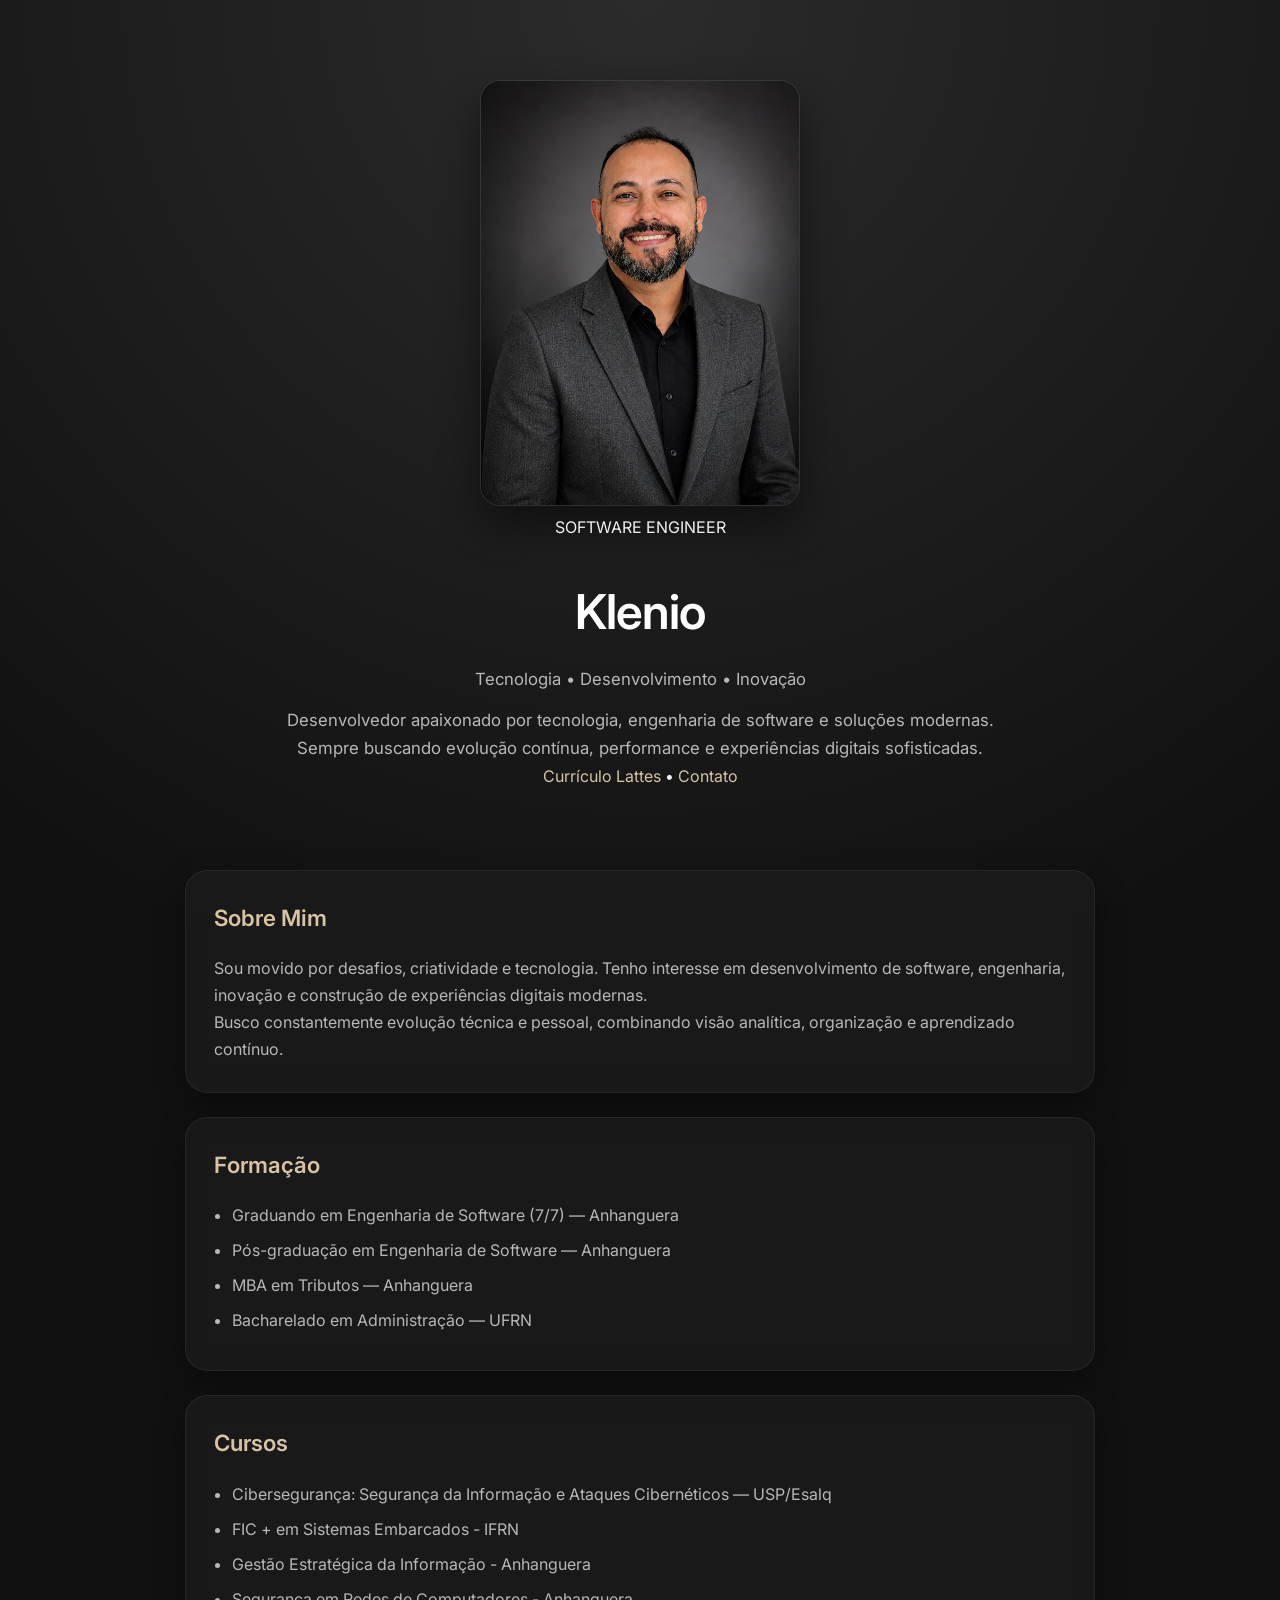
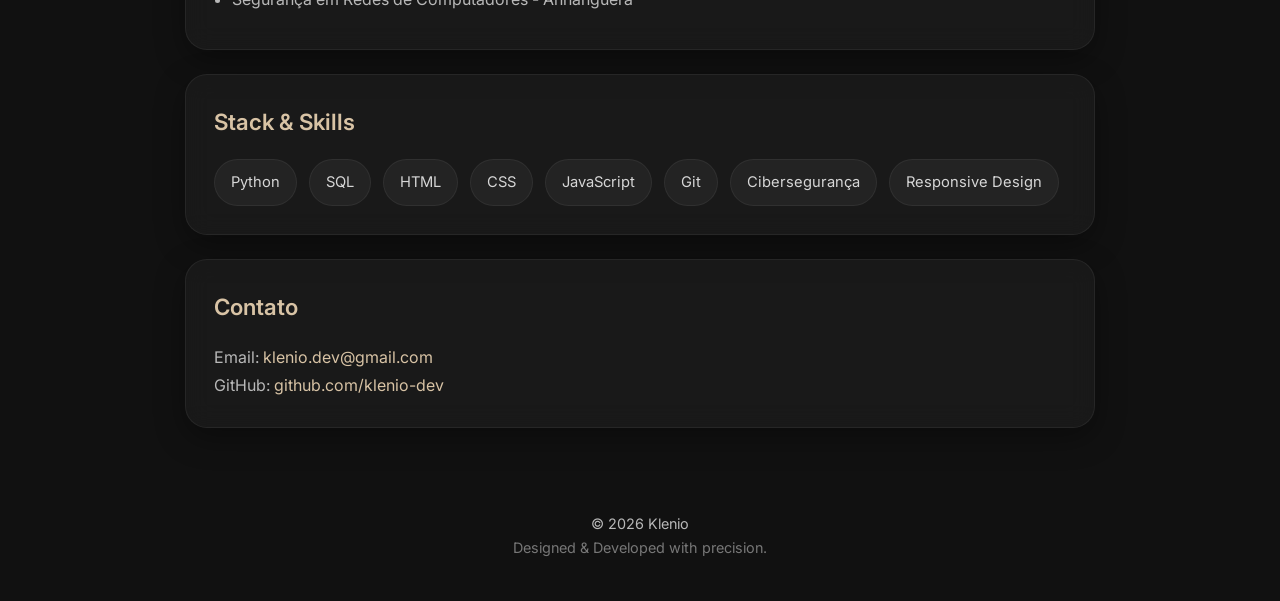
<file: index.html>
<!DOCTYPE html>
<html lang="pt-br">

<head>
  <meta charset="UTF-8" />
  <meta name="viewport" content="width=device-width, initial-scale=1.0" />

  <title>Klenio | Software Engineer</title>

  <meta name="description"
    content="Portfólio profissional de Klenio — Engenharia de Software, tecnologia, desenvolvimento e inovação." />

  <link rel="stylesheet" href="style.css" />

  <link rel="preconnect" href="https://fonts.googleapis.com">
  <link rel="preconnect" href="https://fonts.gstatic.com" crossorigin>

  <link
    href="https://fonts.googleapis.com/css2?family=Inter:wght@300;400;500;600;700&display=swap"
    rel="stylesheet">
</head>

<body>

  <header>

    <div class="hero">

      <img
        src="klenio-black.png"
        alt="Foto profissional de Klenio">

      <div class="hero-content">

        <span class="tag">
          SOFTWARE ENGINEER
        </span>

        <h1>
          Klenio
        </h1>

        <p class="subtitle">
          Tecnologia • Desenvolvimento • Inovação
        </p>

        <p class="description">
          Desenvolvedor apaixonado por tecnologia, engenharia de software
          e soluções modernas.<br>Sempre buscando evolução contínua,
          performance e experiências digitais sofisticadas.
        </p>
         <div class="hero-buttons">

          <a
            href="https://lattes.cnpq.br/0494397234876576"
            target="_blank"
            class="btn primary">
            Currículo Lattes
          </a>
          •
          <a
            href="mailto:klenio.dev@gmail.com"
            class="btn secondary">
            Contato
          </a>

        </div>
      </div>

    </div>

  </header>

  <main>

    <!-- SOBRE -->

    <section class="card">

      <h2>
        Sobre Mim
      </h2>

      <p>
        Sou movido por desafios, criatividade e tecnologia.
        Tenho interesse em desenvolvimento de software,
        engenharia, inovação e construção de experiências digitais modernas.
      </p>

      <p>
        Busco constantemente evolução técnica e pessoal,
        combinando visão analítica, organização e aprendizado contínuo.
      </p>

    </section>

    <!-- FORMAÇÃO -->

    <section class="card">

      <h2>
        Formação
      </h2>

      <ul>
        <li>Graduando em Engenharia de Software (7/7)  — Anhanguera</li>
        <li>Pós-graduação em Engenharia de Software — Anhanguera</li>
        <li>MBA em Tributos — Anhanguera</li>
        <li>Bacharelado em Administração — UFRN</li>
      </ul>

    </section>

   <!-- CURSOS -->

    <section class="card">

      <h2>
        Cursos
      </h2>

      <ul>
        <li>Cibersegurança: Segurança da Informação e Ataques Cibernéticos — USP/Esalq</li>
        <li>FIC + em Sistemas Embarcados - IFRN</li>
        <li>Gestão Estratégica da Informação - Anhanguera</li>
        <li>Segurança em Redes de Computadores - Anhanguera</li>
       </ul>

    </section>
    
    <!-- HABILIDADES -->

    <section class="card">

      <h2>
        Stack & Skills
      </h2>

      <div class="skills">
        <span>Python</span>
        <span>SQL</span>
        <span>HTML</span>
        <span>CSS</span>
        <span>JavaScript</span>
        <span>Git</span>
        <span>Cibersegurança</span>
        <span>Responsive Design</span>
      </div>

    </section>
   
    <!-- CONTATO -->

    <section class="card">

      <h2>
        Contato
      </h2>

      <div class="contact">

        <p>
          Email:
          <a href="mailto:klenio.dev@gmail.com">
            klenio.dev@gmail.com
          </a>
        </p>

        <p>
          GitHub:
          <a href="https://github.com/klenio-dev" target="_blank">
            github.com/klenio-dev
          </a>
        </p>

      </div>

    </section>

  </main>

  <footer>

    <p>
      © 2026 Klenio
    </p>

    <span>
      Designed & Developed with precision.
    </span>

  </footer>

  <script src="script.js"></script>

</body>

</html>
</file>
<file: style.css>
:root{
  --bg: #111111;
  --bg-secondary: #1a1a1a;
  --card: rgba(28,28,28,0.82);

  --text: #f1f1f1;
  --text-secondary: #b8b8b8;

  --primary: #d8c3a5;
  --primary-dark: #b89b76;

  --border: rgba(255,255,255,0.06);

  --shadow:
    0 10px 30px rgba(0,0,0,0.35);

  --blur: blur(12px);
}

*{
  margin:0;
  padding:0;
  box-sizing:border-box;
}

html{
  scroll-behavior:smooth;
}

body{
  font-family:'Inter',sans-serif;
  background:
    radial-gradient(circle at top, #2b2b2b 0%, #111111 45%);
  color:var(--text);
  line-height:1.7;
}

/* HEADER */

header{
  text-align:center;
  padding:80px 20px 60px;
}

header img{
  width:320px;
  max-width:90%;
  border-radius:20px;

  border:1px solid rgba(255,255,255,0.08);

  box-shadow:
    0 20px 40px rgba(0,0,0,0.45);

  transition:0.4s ease;
}

header img:hover{
  transform:
    translateY(-6px)
    scale(1.01);
}

h1{
  margin-top:30px;
  font-size:3rem;
  font-weight:600;
  letter-spacing:-1px;

  color:#ffffff;
}

header p{
  margin-top:12px;
  color:var(--text-secondary);
  font-size:1.05rem;
}

/* MAIN */

main{
  max-width:950px;
  margin:auto;
  padding:20px;
}

/* CARDS */

.card{
  background:var(--card);

  backdrop-filter:var(--blur);

  border:1px solid var(--border);

  border-radius:22px;

  padding:28px;

  margin-bottom:24px;

  box-shadow:var(--shadow);

  transition:0.35s ease;

  opacity:0;
  transform:translateY(20px);
}

.card.visible{
  opacity:1;
  transform:translateY(0);
}

.card:hover{
  transform:translateY(-6px);

  border-color:rgba(216,195,165,0.18);

  box-shadow:
    0 20px 45px rgba(0,0,0,0.45);
}

/* TITULOS */

h2{
  font-size:1.4rem;
  margin-bottom:18px;

  color:var(--primary);

  font-weight:600;
}

/* TEXTO */

p, li{
  color:var(--text-secondary);
}

ul{
  padding-left:18px;
}

li{
  margin-bottom:8px;
}

/* LINKS */

a{
  color:var(--primary);
  text-decoration:none;

  transition:0.3s ease;
}

a:hover{
  color:#ffffff;
}

/* SKILLS */

.skills{
  display:flex;
  flex-wrap:wrap;
  gap:12px;
}

.skills span{
  background:#232323;

  border:1px solid rgba(255,255,255,0.06);

  color:#d6d6d6;

  padding:10px 16px;

  border-radius:999px;

  font-size:0.92rem;

  transition:0.3s ease;
}

.skills span:hover{
  background:#2d2d2d;

  transform:translateY(-2px);
}

/* ARTIGOS */

.artigos{
  display:flex;
  flex-direction:column;
  gap:18px;
}

.artigo{
  background:#1d1d1d;

  border:1px solid rgba(255,255,255,0.05);

  border-radius:16px;

  padding:18px;

  transition:0.35s ease;
}

.artigo:hover{
  transform:translateY(-4px);

  border-color:rgba(216,195,165,0.16);

  background:#242424;
}

.artigo h3{
  margin-top:8px;

  color:#f3f3f3;

  font-size:1.05rem;

  font-weight:500;
}

.artigo .data{
  color:#8f8f8f;

  font-size:0.82rem;
}

/* FOOTER */

footer{
  text-align:center;

  padding:40px 20px;

  color:#777;

  font-size:0.9rem;
}

/* RESPONSIVO */

@media(max-width:768px){

  h1{
    font-size:2.1rem;
  }

  header{
    padding-top:50px;
  }

  .card{
    padding:22px;
  }

  header img{
    width:260px;
  }
}
</file>
